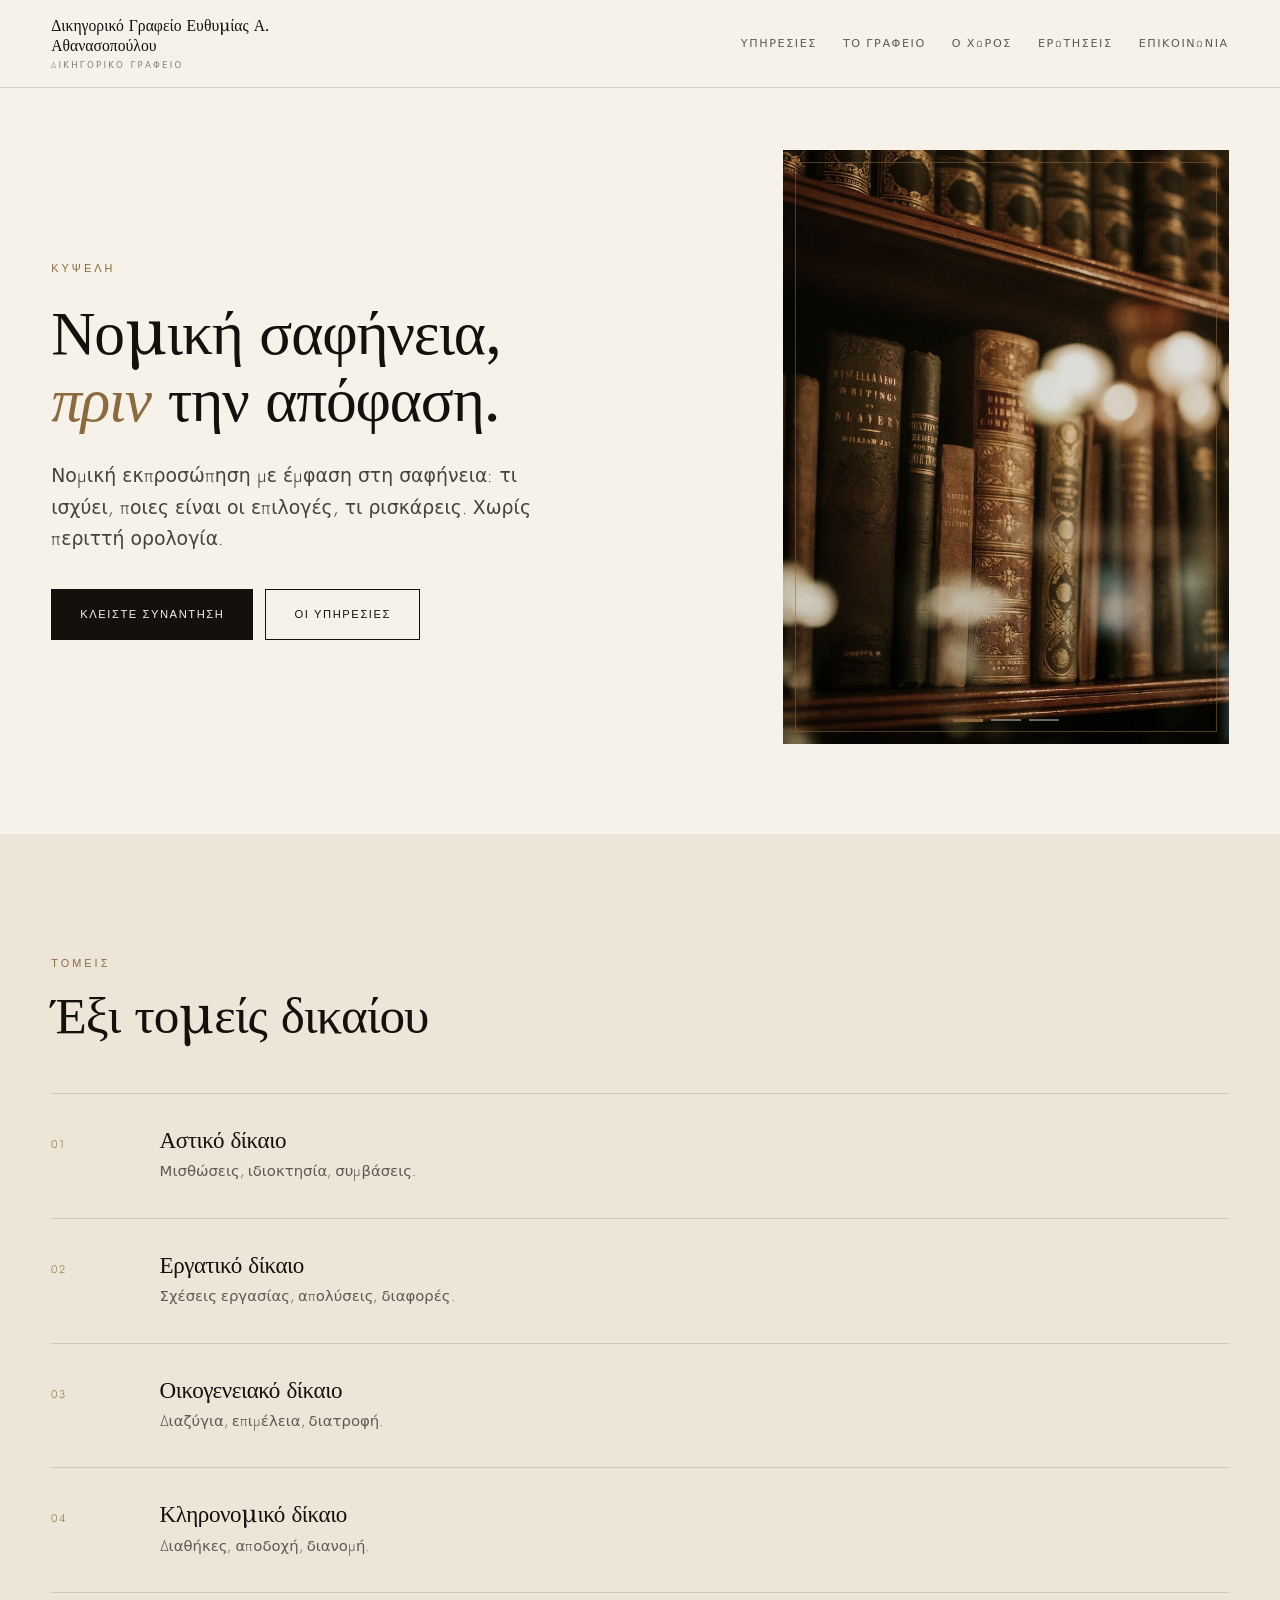
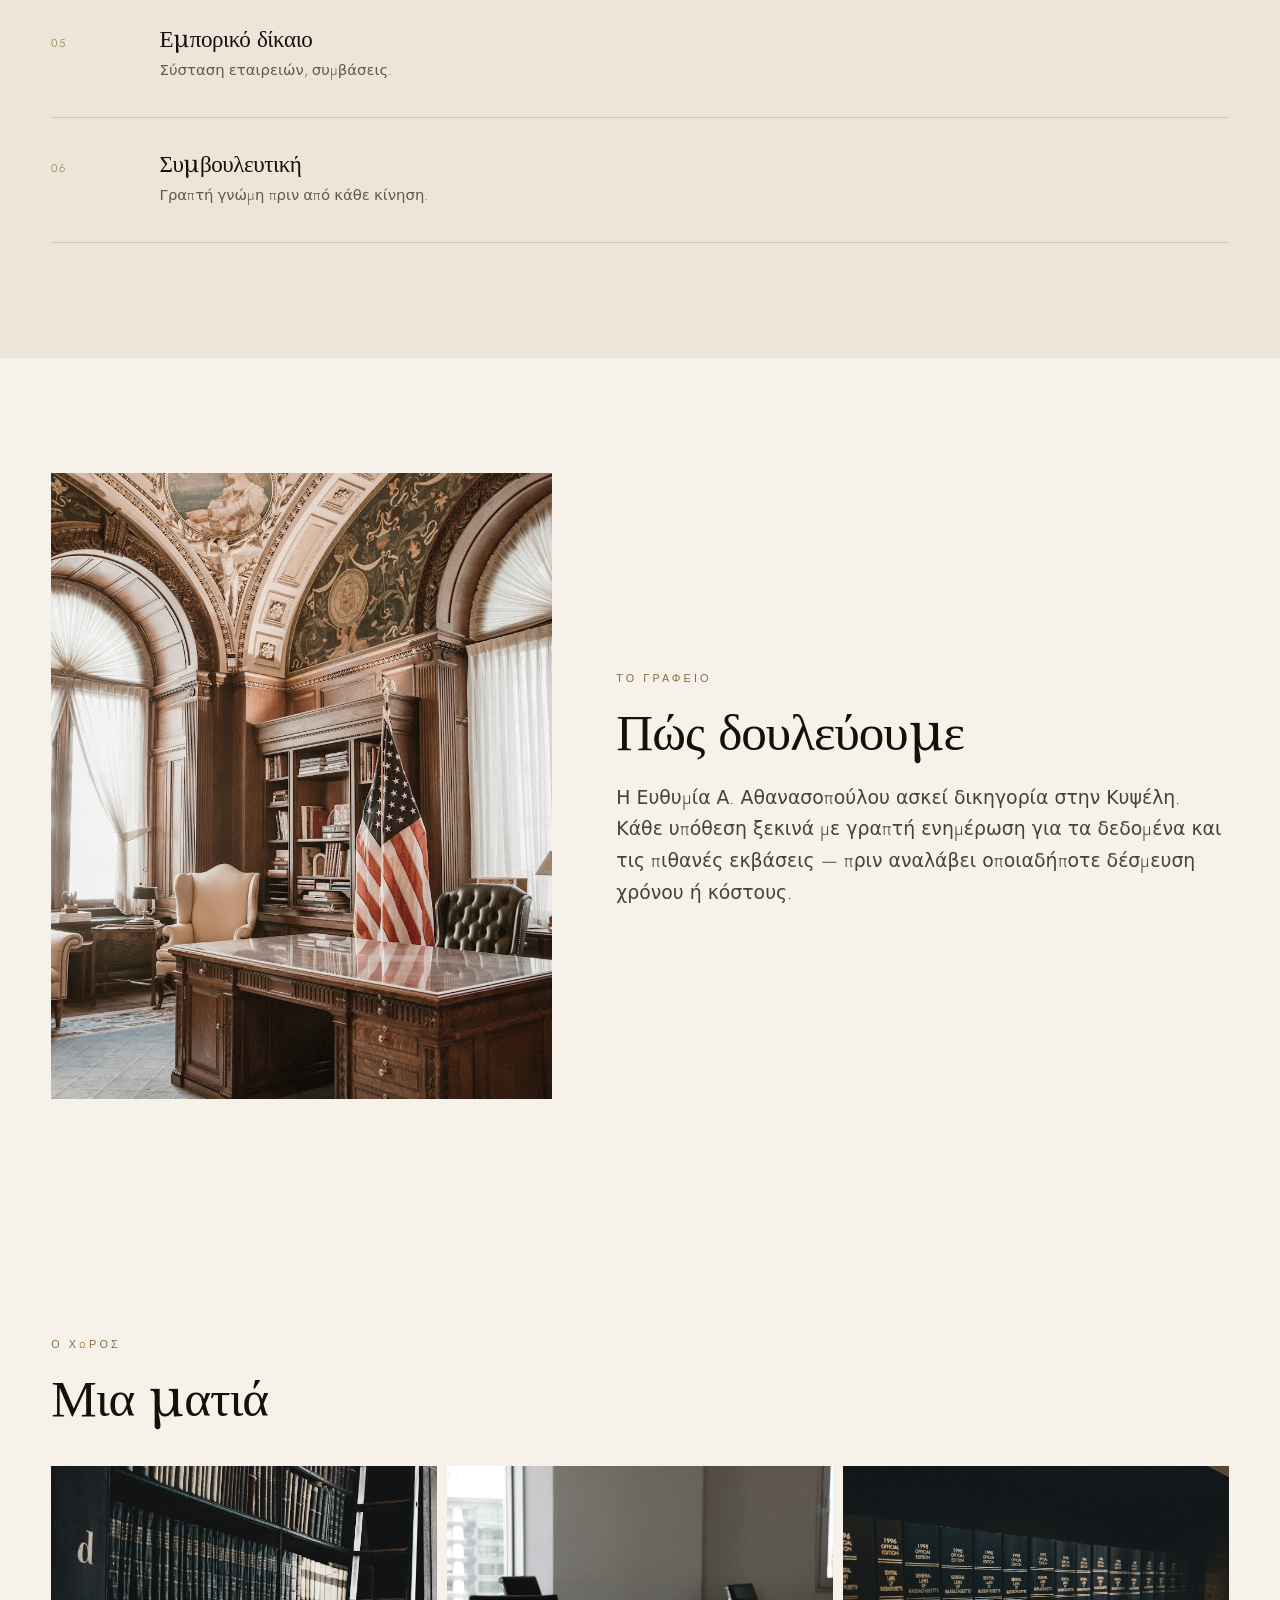
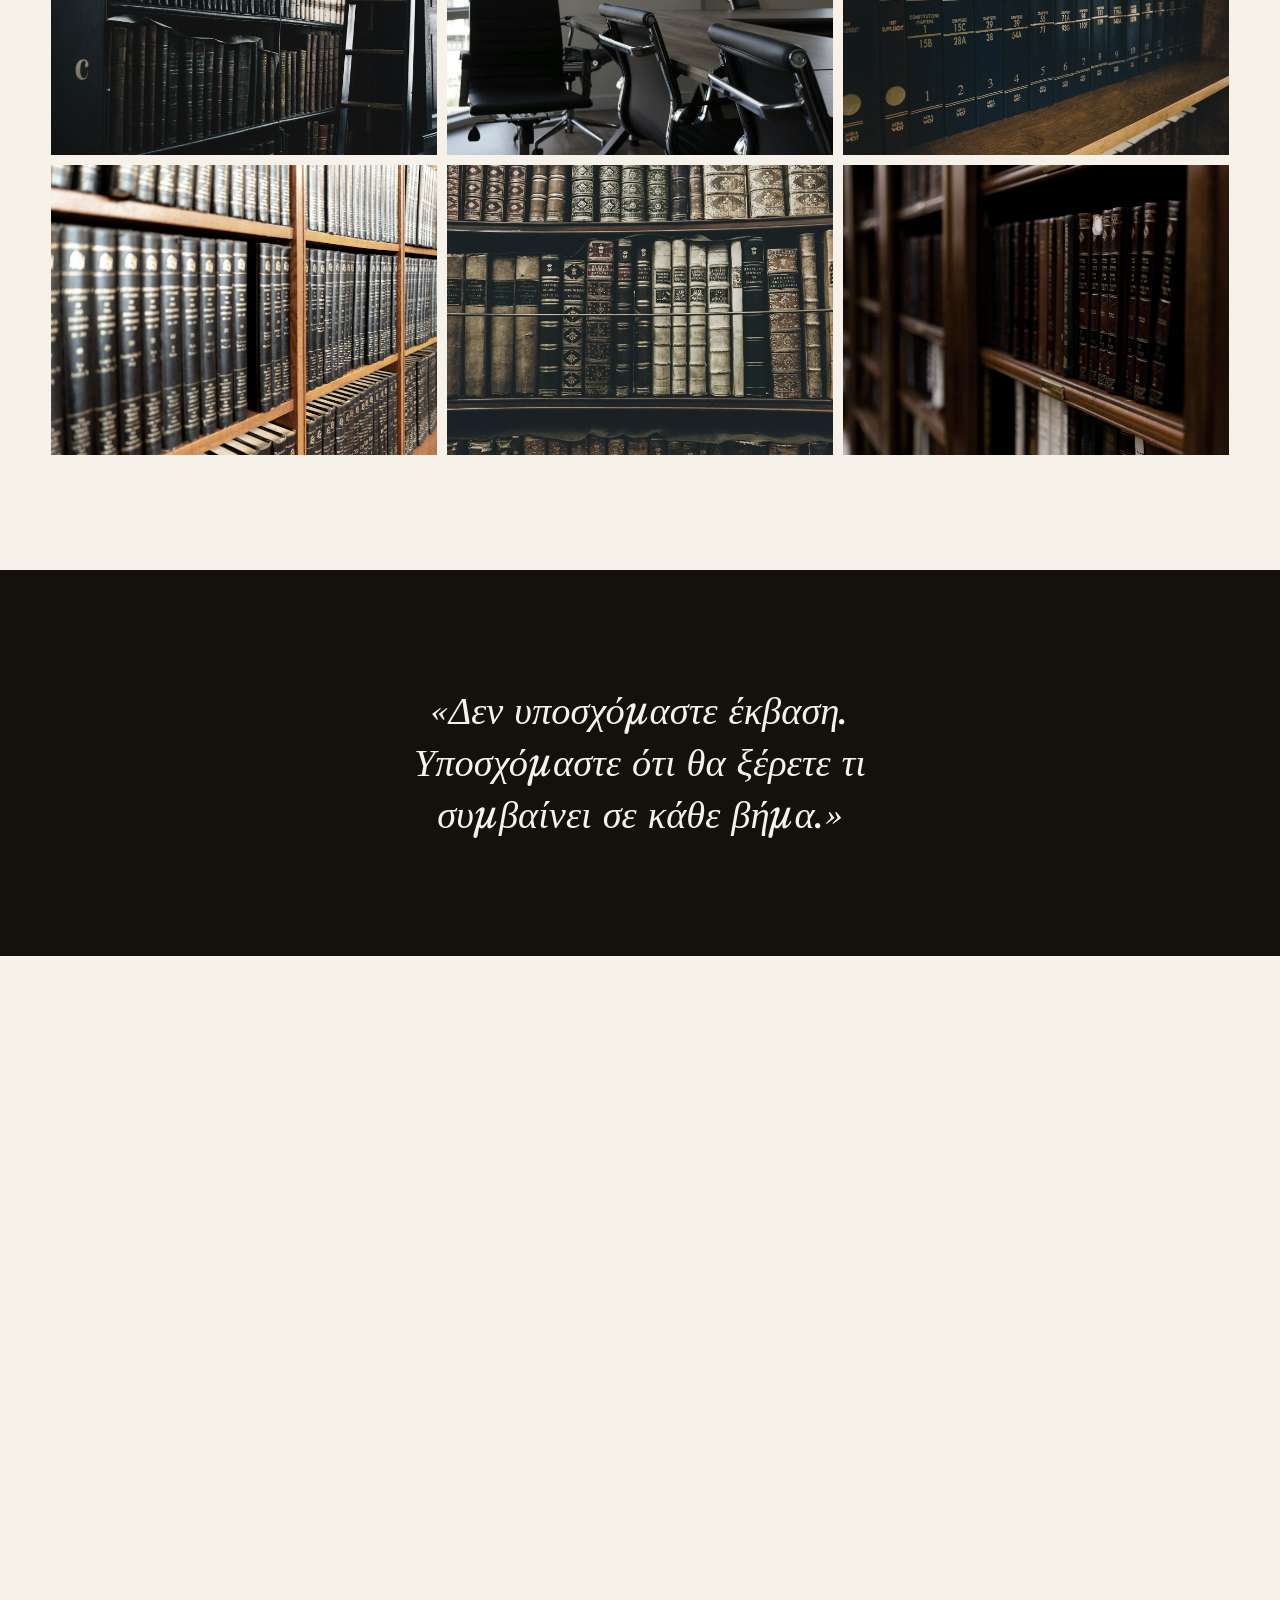
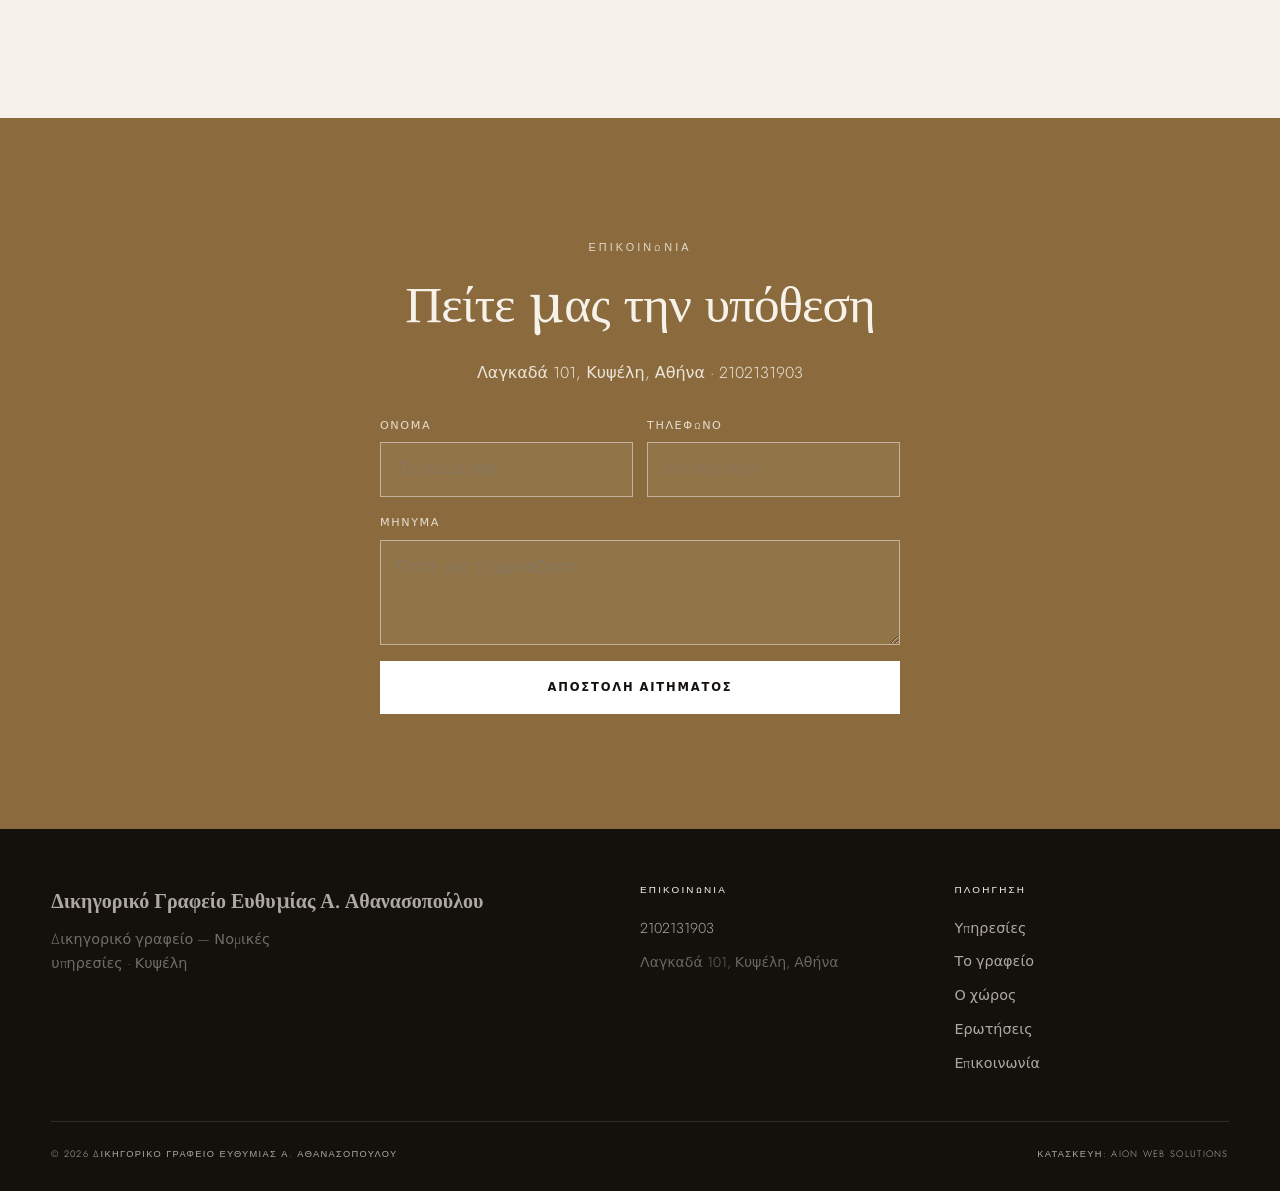
<file: index.html>
<!doctype html><html lang="el"><head><meta charset="utf-8"><meta name="viewport" content="width=device-width,initial-scale=1">
<title>Δικηγορικό Γραφείο Ευθυμίας Α. Αθανασοπούλου — Δικηγορικό Γραφείο</title>
<meta name="description" content="Δικηγορικό Γραφείο Ευθυμίας Α. Αθανασοπούλου — Δικηγορικό γραφείο — Νομικές υπηρεσίες. Λαγκαδά 101, Κυψέλη, Αθήνα.">
<meta name="theme-color" content="#14100C">
<link href="https://fonts.googleapis.com/css2?family=Libre+Baskerville:ital,wght@0,400;0,700;1,400&family=Jost:wght@300;400;500&display=swap" rel="stylesheet">
<script type="application/ld+json">{"@context":"https://schema.org","@type":"LegalService","name":"Δικηγορικό Γραφείο Ευθυμίας Α. Αθανασοπούλου","address":{"@type":"PostalAddress","streetAddress":"Λαγκαδά 101, Κυψέλη, Αθήνα","addressCountry":"GR"}}</script>
<style>:root{--ink:#14100C;--paper:#F6F2EA;--accent:#8B6B3D;--accent2:#B8935F;--soft:#EDE6D8;--line:color-mix(in srgb,var(--ink) 14%,transparent);--serif:'Libre Baskerville',Georgia,serif;--sans:'Jost',system-ui,sans-serif;--mono:'Jost',sans-serif}
*{box-sizing:border-box}html{scroll-behavior:smooth}
body{margin:0;background:var(--paper);color:var(--ink);font-family:var(--sans);line-height:1.65;-webkit-font-smoothing:antialiased;overflow-x:hidden;font-weight:300}
img{display:block;max-width:100%}
.wrap{width:min(1240px,92vw);margin:0 auto}
h1,h2,h3,h4{font-family:var(--serif);font-weight:400;letter-spacing:-.02em;margin:0;line-height:1.05}
h2{font-size:clamp(2rem,4vw,3.4rem)}
p{margin:0}
.kicker{font-family:var(--mono);font-size:.68rem;letter-spacing:.28em;text-transform:uppercase;color:var(--accent);display:inline-block}
.lede{font-size:clamp(1rem,1.5vw,1.18rem);line-height:1.68;color:color-mix(in srgb,var(--ink) 78%,transparent)}
section{padding:clamp(70px,9vw,130px) 0;position:relative}
.btn{display:inline-flex;align-items:center;gap:10px;padding:15px 28px;text-decoration:none;font-family:var(--mono);font-size:.7rem;letter-spacing:.14em;text-transform:uppercase;border:1px solid var(--ink);color:var(--ink);transition:.3s;background:transparent;cursor:pointer}
.btn:hover{background:var(--ink);color:var(--paper);transform:translateY(-4px)}
.btn-solid{background:var(--ink);color:var(--paper)}
.btn-solid:hover{background:var(--accent);border-color:var(--accent)}
.burger{display:none;width:42px;height:42px;border:1px solid var(--line);background:transparent;cursor:pointer;position:relative}
.burger span,.burger span::before,.burger span::after{position:absolute;left:50%;transform:translateX(-50%);width:18px;height:1px;background:var(--ink);content:'';transition:.3s}
.burger span{top:50%}.burger span::before{top:-6px}.burger span::after{top:6px}
.burger[aria-expanded="true"] span{background:transparent}
.burger[aria-expanded="true"] span::before{transform:translate(-50%,6px) rotate(45deg)}
.burger[aria-expanded="true"] span::after{transform:translate(-50%,-6px) rotate(-45deg)}
.mobile-drawer{position:fixed;inset:70px 0 auto;z-index:59;background:var(--paper);display:none;flex-direction:column;padding:8px 5vw 28px;border-bottom:1px solid var(--line)}
.mobile-drawer.on{display:flex}
.mobile-drawer a{text-decoration:none;color:var(--ink);padding:15px 0;border-bottom:1px solid var(--line);font-family:var(--mono);font-size:.72rem;letter-spacing:.16em;text-transform:uppercase}
@media(max-width:900px){.burger{display:flex}}
.reveal{opacity:0;transform:translateY(26px);transition:opacity .7s cubic-bezier(.2,.7,.3,1),transform .7s cubic-bezier(.2,.7,.3,1)}
.reveal.in{opacity:1;transform:none}
.stagger>*{opacity:0;transform:translateY(18px);transition:opacity .6s cubic-bezier(.22,.61,.36,1),transform .6s cubic-bezier(.22,.61,.36,1)}
.stagger.in>*{opacity:1;transform:none}
.stagger.in>*:nth-child(1){transition-delay:0ms}.stagger.in>*:nth-child(2){transition-delay:80ms}
.stagger.in>*:nth-child(3){transition-delay:160ms}.stagger.in>*:nth-child(4){transition-delay:240ms}
.stagger.in>*:nth-child(5){transition-delay:320ms}.stagger.in>*:nth-child(6){transition-delay:400ms}
footer{background:var(--ink);color:color-mix(in srgb,var(--paper) 68%,transparent);padding:56px 0 30px}
.frow{display:grid;grid-template-columns:2fr 1fr 1fr;gap:40px;padding-bottom:40px}
@media(max-width:800px){.frow{grid-template-columns:1fr}}
footer h4{color:var(--paper);font-family:var(--mono);font-size:.62rem;letter-spacing:.22em;text-transform:uppercase;margin-bottom:16px;font-weight:400}
footer a{color:inherit;text-decoration:none;display:block;padding:5px 0;font-size:.9rem}
footer a:hover{color:var(--accent2)}
.fbot{display:flex;justify-content:space-between;gap:14px;flex-wrap:wrap;padding-top:24px;border-top:1px solid color-mix(in srgb,var(--paper) 12%,transparent);font-family:var(--mono);font-size:.58rem;letter-spacing:.14em;text-transform:uppercase}
.lb{position:fixed;inset:0;background:color-mix(in srgb,var(--ink) 96%,transparent);display:none;place-items:center;z-index:95;padding:24px}
.lb.on{display:grid}
.lb img{max-height:88vh;max-width:94vw}
.lb button{position:absolute;top:18px;right:24px;background:none;border:0;color:var(--paper);font-size:2rem;cursor:pointer}
.callbar{position:fixed;bottom:0;left:0;right:0;z-index:70;display:none;background:var(--accent);color:var(--paper);text-align:center;padding:15px;text-decoration:none;font-family:var(--mono);font-size:.66rem;letter-spacing:.16em;text-transform:uppercase}
@media(max-width:900px){.callbar{display:block}body{padding-bottom:52px}}
details{border-bottom:1px solid var(--line);padding:24px 0}
summary{cursor:pointer;font-family:var(--serif);font-size:clamp(1.05rem,1.6vw,1.3rem);list-style:none;display:flex;justify-content:space-between;gap:20px}
summary::-webkit-details-marker{display:none}
summary::after{content:'+';color:var(--accent);font-family:var(--sans)}
details[open] summary::after{content:'−'}
details p{margin-top:16px;color:color-mix(in srgb,var(--ink) 70%,transparent);max-width:68ch}
@media(prefers-reduced-motion:reduce){.reveal,.stagger>*{opacity:1!important;transform:none!important;transition:none!important}}

header{position:fixed;inset:0 0 auto;z-index:60;background:color-mix(in srgb,var(--paper) 94%,transparent);backdrop-filter:blur(12px);border-bottom:1px solid var(--line)}
.nav{display:flex;align-items:center;justify-content:space-between;padding:16px 0;gap:20px}
.brand{text-decoration:none;color:var(--ink);font-family:var(--serif);font-size:.98rem;line-height:1.25;max-width:300px}
.brand i{display:block;font-style:normal;font-size:.54rem;letter-spacing:.26em;text-transform:uppercase;opacity:.5;margin-top:5px;font-family:var(--sans)}
.nav-links{display:flex;gap:26px;font-size:.7rem;letter-spacing:.14em;text-transform:uppercase}
.nav-links a{text-decoration:none;color:color-mix(in srgb,var(--ink) 68%,transparent)}
.nav-links a:hover{color:var(--accent)}
@media(max-width:900px){.nav-links{display:none}}
.hero{padding:150px 0 90px}
.hero .wrap{display:grid;grid-template-columns:1.2fr .8fr;gap:clamp(30px,5vw,80px);align-items:center}
@media(max-width:900px){.hero .wrap{grid-template-columns:1fr}}
.hero h1{font-size:clamp(2.4rem,4.8vw,4.2rem);line-height:1.1}
.hero h1 em{font-style:italic;color:var(--accent)}
.hero .lede{margin-top:26px;max-width:44ch}
.hero-cta{display:flex;gap:12px;margin-top:34px;flex-wrap:wrap}
.hero-media{aspect-ratio:3/4;overflow:hidden;position:relative}
.hero-media .slide{position:absolute;inset:0;opacity:0;transition:opacity 1.2s ease}
.hero-media .slide.on{opacity:1}
.hero-media .slide img{width:100%;height:100%;object-fit:cover;filter:grayscale(.3) sepia(.12)}
.hero-media::after{content:'';position:absolute;inset:12px;border:1px solid color-mix(in srgb,var(--accent) 55%,transparent);pointer-events:none;z-index:2}
.hero-media .dots{position:absolute;left:50%;transform:translateX(-50%);bottom:22px;display:flex;gap:8px;z-index:3}
.hero-media .dots button{width:30px;height:2px;background:rgba(255,255,255,.4);border:0;cursor:pointer;transition:.3s}
.hero-media .dots button.on{background:var(--accent);height:3px}
.svc{background:var(--soft)}
.svc-list{margin-top:50px;border-top:1px solid var(--line)}
.row{display:grid;grid-template-columns:70px 1fr;gap:clamp(16px,3vw,40px);padding:clamp(22px,3vw,34px) 0;border-bottom:1px solid var(--line);transition:.35s}
.row:hover{background:color-mix(in srgb,var(--accent) 6%,transparent);padding-left:14px;transform:translateY(-4px)}
.rn{font-size:.7rem;letter-spacing:.2em;color:var(--accent);padding-top:7px}
.row h3{font-size:clamp(1.15rem,1.8vw,1.5rem)}
.row p{margin-top:7px;font-size:.93rem;color:color-mix(in srgb,var(--ink) 66%,transparent)}
.about .wrap{display:grid;grid-template-columns:.9fr 1.1fr;gap:clamp(30px,5vw,80px);align-items:center}
@media(max-width:900px){.about .wrap{grid-template-columns:1fr}}
.about-media{aspect-ratio:4/5;overflow:hidden}
.about-media img{width:100%;height:100%;object-fit:cover;filter:grayscale(.4)}
.gal-grid{display:grid;grid-template-columns:repeat(3,1fr);gap:10px}
@media(max-width:700px){.gal-grid{grid-template-columns:repeat(2,1fr)}}
.g-item{position:relative;overflow:hidden;border:0;padding:0;cursor:zoom-in;aspect-ratio:4/3;background:var(--soft);transition:.35s}
.g-item img{width:100%;height:100%;object-fit:cover;transition:transform .7s,filter .7s;filter:grayscale(.35)}
.g-item:hover img{transform:scale(1.05);filter:grayscale(0)}
.g-item:hover{transform:translateY(-4px)}
.quote{background:var(--ink);color:var(--paper);text-align:center}
.quote blockquote{font-family:var(--serif);font-style:italic;font-size:clamp(1.4rem,3vw,2.4rem);line-height:1.35;max-width:24ch;margin:0 auto}
.cta{background:var(--accent);color:var(--paper);text-align:center}
.cta h2{color:var(--paper);max-width:20ch;margin:0 auto 28px}
.cta .btn{border-color:var(--paper);color:var(--paper)}
.cta .btn:hover{background:var(--paper);color:var(--accent)}
</style></head><body>
<header><div class="wrap nav">
  <a class="brand" href="#top">Δικηγορικό Γραφείο Ευθυμίας Α. Αθανασοπούλου<i>Δικηγορικό Γραφείο</i></a>
  <nav class="nav-links"><a href="#svc">Υπηρεσίες</a><a href="#about">Το γραφείο</a><a href="#gallery">Ο χώρος</a><a href="#faq">Ερωτήσεις</a><a href="#ep">Επικοινωνία</a></nav>
  <button class="burger" id="burger" aria-label="Μενού" aria-expanded="false"><span></span></button>
</div></header>
<div class="mobile-drawer" id="mdrawer"><a href="#svc">Υπηρεσίες</a><a href="#about">Το γραφείο</a><a href="#gallery">Ο χώρος</a><a href="#faq">Ερωτήσεις</a><a href="#ep">Επικοινωνία</a></div>

<section class="hero" id="top"><div class="wrap">
  <div class="reveal">
    <span class="kicker">Κυψέλη</span>
    <h1 style="margin-top:18px">Νομική σαφήνεια,<br><em>πριν</em> την απόφαση.</h1>
    <p class="lede">Νομική εκπροσώπηση με έμφαση στη σαφήνεια: τι ισχύει, ποιες είναι οι επιλογές, τι ρισκάρεις. Χωρίς περιττή ορολογία.</p>
    <div class="hero-cta"><a class="btn btn-solid" href="#ep">Κλείστε συνάντηση</a><a class="btn" href="#svc">Οι υπηρεσίες</a></div>
  </div>
  <div class="hero-media"><div class="slide on"><img src="img/legal-u13.jpg" alt=""></div><div class="slide"><img src="img/legal-u14.jpg" alt="" loading="lazy"></div><div class="slide"><img src="img/legal-u15.jpg" alt="" loading="lazy"></div><div class="dots"><button class="on" aria-label="1"></button><button aria-label="2"></button><button aria-label="3"></button></div></div>
</div></section>

<section class="svc" id="svc"><div class="wrap reveal">
  <span class="kicker">Τομείς</span>
  <h2 style="margin-top:14px">Έξι τομείς δικαίου</h2>
  <div class="svc-list stagger">
<div class="row"><span class="rn">01</span><div><h3>Αστικό δίκαιο</h3><p>Μισθώσεις, ιδιοκτησία, συμβάσεις.</p></div></div>
<div class="row"><span class="rn">02</span><div><h3>Εργατικό δίκαιο</h3><p>Σχέσεις εργασίας, απολύσεις, διαφορές.</p></div></div>
<div class="row"><span class="rn">03</span><div><h3>Οικογενειακό δίκαιο</h3><p>Διαζύγια, επιμέλεια, διατροφή.</p></div></div>
<div class="row"><span class="rn">04</span><div><h3>Κληρονομικό δίκαιο</h3><p>Διαθήκες, αποδοχή, διανομή.</p></div></div>
<div class="row"><span class="rn">05</span><div><h3>Εμπορικό δίκαιο</h3><p>Σύσταση εταιρειών, συμβάσεις.</p></div></div>
<div class="row"><span class="rn">06</span><div><h3>Συμβουλευτική</h3><p>Γραπτή γνώμη πριν από κάθε κίνηση.</p></div></div>
  </div>
</div></section>

<section class="about" id="about"><div class="wrap reveal">
  <div class="about-media"><img src="img/legal-u14.jpg" alt="" loading="lazy"></div>
  <div>
    <span class="kicker">Το γραφείο</span>
    <h2 style="margin:16px 0 22px">Πώς δουλεύουμε</h2>
    <p class="lede">Η Ευθυμία Α. Αθανασοπούλου ασκεί δικηγορία στην Κυψέλη. Κάθε υπόθεση ξεκινά με γραπτή ενημέρωση για τα δεδομένα και τις πιθανές εκβάσεις — πριν αναλάβει οποιαδήποτε δέσμευση χρόνου ή κόστους.</p>
  </div>
</div></section>

<section class="gallery" id="gallery"><div class="wrap reveal">
  <span class="kicker">Ο χώρος</span>
  <h2 style="margin:16px 0 40px">Μια ματιά</h2>
  <div class="gal-grid stagger"><button class="g-item" data-src="img/legal-u15.jpg" aria-label="Φωτογραφία 1"><img src="img/legal-u15.jpg" alt="" loading="lazy"></button><button class="g-item" data-src="img/legal-u16.jpg" aria-label="Φωτογραφία 2"><img src="img/legal-u16.jpg" alt="" loading="lazy"></button><button class="g-item" data-src="img/legal-u17.jpg" aria-label="Φωτογραφία 3"><img src="img/legal-u17.jpg" alt="" loading="lazy"></button><button class="g-item" data-src="img/legal-u19.jpg" aria-label="Φωτογραφία 4"><img src="img/legal-u19.jpg" alt="" loading="lazy"></button><button class="g-item" data-src="img/legal-u21.jpg" aria-label="Φωτογραφία 5"><img src="img/legal-u21.jpg" alt="" loading="lazy"></button><button class="g-item" data-src="img/legal-u23.jpg" aria-label="Φωτογραφία 6"><img src="img/legal-u23.jpg" alt="" loading="lazy"></button></div>
</div></section>
<div class="lb" id="lb"><button aria-label="Κλείσιμο">×</button><img alt=""></div>

<section class="quote"><div class="wrap">
  <blockquote>«Δεν υποσχόμαστε έκβαση. Υποσχόμαστε ότι θα ξέρετε τι συμβαίνει σε κάθε βήμα.»</blockquote>
</div></section>

<section class="faq" id="faq"><div class="wrap reveal">
  <span class="kicker">Πριν την επικοινωνία</span>
  <h2 style="margin:16px 0 36px">Συχνές ερωτήσεις</h2>
  <details open><summary>Πόσο κοστίζει η πρώτη συνάντηση;</summary><p>Η πρώτη ενημερωτική συνάντηση γίνεται κατόπιν ραντεβού. Το κόστος και η διάρκεια συζητιούνται πριν — δεν υπάρχει χρέωση που δεν έχετε εγκρίνει.</p></details>
  <details><summary>Πόσο διαρκεί μια υπόθεση;</summary><p>Εξαρτάται από το είδος. Σε αστικές διαφορές ο χρόνος μετριέται σε μήνες, σε κληρονομικά συχνά περισσότερο. Η εκτίμηση δίνεται γραπτώς μετά την πρώτη συνάντηση.</p></details>
  <details><summary>Μπορώ να στείλω έγγραφα πριν τη συνάντηση;</summary><p>Ναι, και βοηθά. Στείλτε τα με email ώστε η συνάντηση να ξεκινήσει από την ουσία.</p></details>
  <details><summary>Αναλαμβάνετε υποθέσεις εκτός Αττικής;</summary><p>Ναι, εφόσον η διαδικασία το επιτρέπει. Η επικοινωνία γίνεται τηλεφωνικά και με email.</p></details>
</div></section>

<section class="cta" id="ep"><div class="wrap">
  <span class="kicker" style="color:rgba(255,255,255,.75)">Επικοινωνία</span>
  <h2 style="margin-top:18px">Πείτε μας την υπόθεση</h2>
  <p style="max-width:50ch;margin:0 auto 30px;opacity:.9">Λαγκαδά 101, Κυψέλη, Αθήνα · 2102131903</p>
  
<form class="demof" onsubmit="event.preventDefault();this.querySelector('.ok').classList.add('show');this.reset();">
  <div class="fr">
    <label>Όνομα<input type="text" name="name" placeholder="Το όνομά σας" required></label>
    <label>Τηλέφωνο<input type="tel" name="phone" placeholder="210 000 0000" required></label>
  </div>
  <label>Μήνυμα<textarea name="message" rows="3" placeholder="Πείτε μας τι χρειάζεστε"></textarea></label>
  <input type="text" name="_honey" style="display:none" tabindex="-1" autocomplete="off">
  <button type="submit">Αποστολή αιτήματος</button>
  <p class="ok">Το αίτημα καταχωρήθηκε. Θα επικοινωνήσουμε μαζί σας.</p>
</form>
<style>
.demof{display:grid;gap:16px;max-width:520px;margin:0 auto;text-align:left}
.demof .fr{display:grid;grid-template-columns:1fr 1fr;gap:14px}
@media(max-width:600px){.demof .fr{grid-template-columns:1fr}}
.demof label{display:grid;gap:8px;font-size:.7rem;letter-spacing:.14em;text-transform:uppercase;opacity:.85}
.demof input,.demof textarea{width:100%;padding:14px 15px;border:1.5px solid rgba(255,255,255,.55);background:rgba(255,255,255,.08);color:inherit;font:inherit;font-size:.95rem;border-radius:0}
.demof input::placeholder,.demof textarea::placeholder{opacity:.55}
.demof input:focus,.demof textarea:focus{outline:2px solid #fff;outline-offset:2px;border-color:#fff}
.demof button{padding:17px;border:0;background:#fff;color:#14100C;font:inherit;font-size:.72rem;font-weight:600;letter-spacing:.16em;text-transform:uppercase;cursor:pointer;transition:.3s}
.demof button:hover{background:rgba(255,255,255,.85);transform:translateY(-4px)}
.demof .ok{display:none;font-size:.9rem;padding:14px;border:1.5px solid #fff;background:rgba(255,255,255,.12)}
.demof .ok.show{display:block}
</style>
</div></section>

<footer><div class="wrap frow">
    <div><strong style="font-family:var(--serif);font-size:1.25rem">Δικηγορικό Γραφείο Ευθυμίας Α. Αθανασοπούλου</strong><p style="margin-top:10px;max-width:36ch;opacity:.6;font-size:.9rem">Δικηγορικό γραφείο — Νομικές υπηρεσίες · Κυψέλη</p></div>
    <div><h4>Επικοινωνία</h4><a href="tel:2102131903">2102131903</a><span style="display:block;opacity:.55;font-size:.88rem;margin-top:6px">Λαγκαδά 101, Κυψέλη, Αθήνα</span></div>
    <div><h4>Πλοήγηση</h4><a href="#svc">Υπηρεσίες</a><a href="#about">Το γραφείο</a><a href="#gallery">Ο χώρος</a><a href="#faq">Ερωτήσεις</a><a href="#ep">Επικοινωνία</a></div>
  </div><div class="wrap fbot"><span>© <span id="y"></span> Δικηγορικό Γραφείο Ευθυμίας Α. Αθανασοπούλου</span><span>Κατασκευή: AION Web Solutions</span></div></footer>
<a class="callbar" href="#ep">Επικοινωνία</a>
<script>
document.getElementById('y').textContent=new Date().getFullYear();
var bg=document.getElementById('burger'),mdw=document.getElementById('mdrawer');
if(bg&&mdw){function mc(){bg.setAttribute('aria-expanded','false');mdw.classList.remove('on')}
bg.addEventListener('click',function(){var o=bg.getAttribute('aria-expanded')==='true';bg.setAttribute('aria-expanded',String(!o));mdw.classList.toggle('on',!o)});
[].slice.call(mdw.querySelectorAll('a')).forEach(function(a){a.addEventListener('click',mc)});
window.addEventListener('resize',function(){if(window.innerWidth>900)mc()});}
var io=new IntersectionObserver(function(es){es.forEach(function(e){if(e.isIntersecting){e.target.classList.add('in');io.unobserve(e.target)}})},{rootMargin:'0px 0px -8% 0px',threshold:0.08});
[].slice.call(document.querySelectorAll('.reveal,.stagger')).forEach(function(el){io.observe(el)});
var slides=[].slice.call(document.querySelectorAll('.slide')),dots=[].slice.call(document.querySelectorAll('.dots button')),i=0,t;
if(slides.length>1){function go(n){slides[i].classList.remove('on');if(dots[i])dots[i].classList.remove('on');i=n;slides[i].classList.add('on');if(dots[i])dots[i].classList.add('on')}
function loop(){t=setInterval(function(){go((i+1)%slides.length)},6500)}
dots.forEach(function(b,k){b.addEventListener('click',function(){clearInterval(t);go(k);loop()})});loop();}
if(!matchMedia('(prefers-reduced-motion: reduce)').matches){window.addEventListener('scroll',function(){var y=window.scrollY;if(y<window.innerHeight)[].slice.call(document.querySelectorAll('.slide img')).forEach(function(im){im.style.transform='translateY('+(y*0.10)+'px) scale(1.03)'})},{passive:true})}
var lb=document.getElementById('lb');
if(lb){var li=lb.querySelector('img');document.querySelectorAll('.g-item').forEach(function(b){b.addEventListener('click',function(){li.src=b.dataset.src;lb.classList.add('on')})});lb.addEventListener('click',function(e){if(e.target!==li)lb.classList.remove('on')})}
document.addEventListener('keydown',function(e){if(e.key==='Escape'&&lb)lb.classList.remove('on')});
document.querySelectorAll('details').forEach(function(x){x.addEventListener('toggle',function(){if(x.open)document.querySelectorAll('details').forEach(function(o){if(o!==x)o.open=false})})});
</script>
</body></html>
</file>
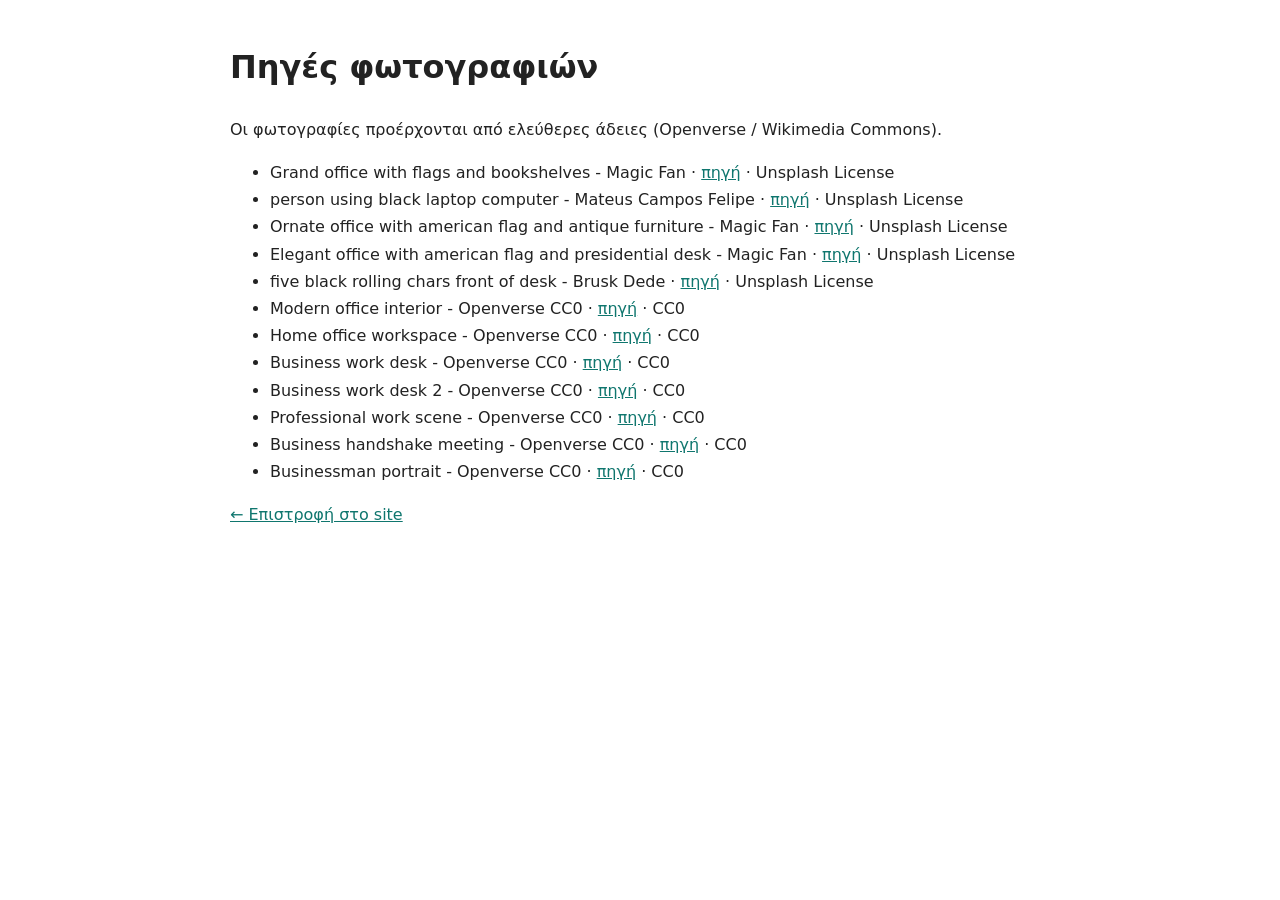
<file: credits.html>
<!doctype html><html lang="el"><head><meta charset="utf-8"><meta name="viewport" content="width=device-width,initial-scale=1"><title>Πηγές φωτογραφιών - Δικηγορικό Γραφείο Ευθυμίας Α. Αθανασοπούλου</title><style>body{font-family:system-ui;max-width:820px;margin:40px auto;padding:0 20px;line-height:1.7;color:#222}a{color:#0f766e}</style></head><body><h1>Πηγές φωτογραφιών</h1><p>Οι φωτογραφίες προέρχονται από ελεύθερες άδειες (Openverse / Wikimedia Commons).</p><ul><li>Grand office with flags and bookshelves - Magic Fan · <a href="https://unsplash.com/photos/grand-office-with-flags-and-bookshelves-0y2FXSJ70sc" rel="nofollow noopener">πηγή</a> · Unsplash License</li><li>person using black laptop computer - Mateus Campos Felipe · <a href="https://unsplash.com/photos/person-using-black-laptop-computer-n4CLHNL5n6Y" rel="nofollow noopener">πηγή</a> · Unsplash License</li><li>Ornate office with american flag and antique furniture - Magic Fan · <a href="https://unsplash.com/photos/ornate-office-with-american-flag-and-antique-furniture-qY_Kdc-Xi40" rel="nofollow noopener">πηγή</a> · Unsplash License</li><li>Elegant office with american flag and presidential desk - Magic Fan · <a href="https://unsplash.com/photos/elegant-office-with-american-flag-and-presidential-desk-bEAvHnaC64s" rel="nofollow noopener">πηγή</a> · Unsplash License</li><li>five black rolling chars front of desk - Brusk Dede · <a href="https://unsplash.com/photos/five-black-rolling-chars-front-of-desk-tjd5CfdDPRA" rel="nofollow noopener">πηγή</a> · Unsplash License</li><li>Modern office interior - Openverse CC0 · <a href="Openverse (CC0 aggregate)" rel="nofollow noopener">πηγή</a> · CC0</li><li>Home office workspace - Openverse CC0 · <a href="Openverse (CC0 aggregate)" rel="nofollow noopener">πηγή</a> · CC0</li><li>Business work desk - Openverse CC0 · <a href="Openverse (CC0 aggregate)" rel="nofollow noopener">πηγή</a> · CC0</li><li>Business work desk 2 - Openverse CC0 · <a href="Openverse (CC0 aggregate)" rel="nofollow noopener">πηγή</a> · CC0</li><li>Professional work scene - Openverse CC0 · <a href="Openverse (CC0 aggregate)" rel="nofollow noopener">πηγή</a> · CC0</li><li>Business handshake meeting - Openverse CC0 · <a href="Openverse (CC0 aggregate)" rel="nofollow noopener">πηγή</a> · CC0</li><li>Businessman portrait - Openverse CC0 · <a href="Openverse (CC0 aggregate)" rel="nofollow noopener">πηγή</a> · CC0</li></ul><p><a href="index.html">← Επιστροφή στο site</a></p></body></html>
</file>
